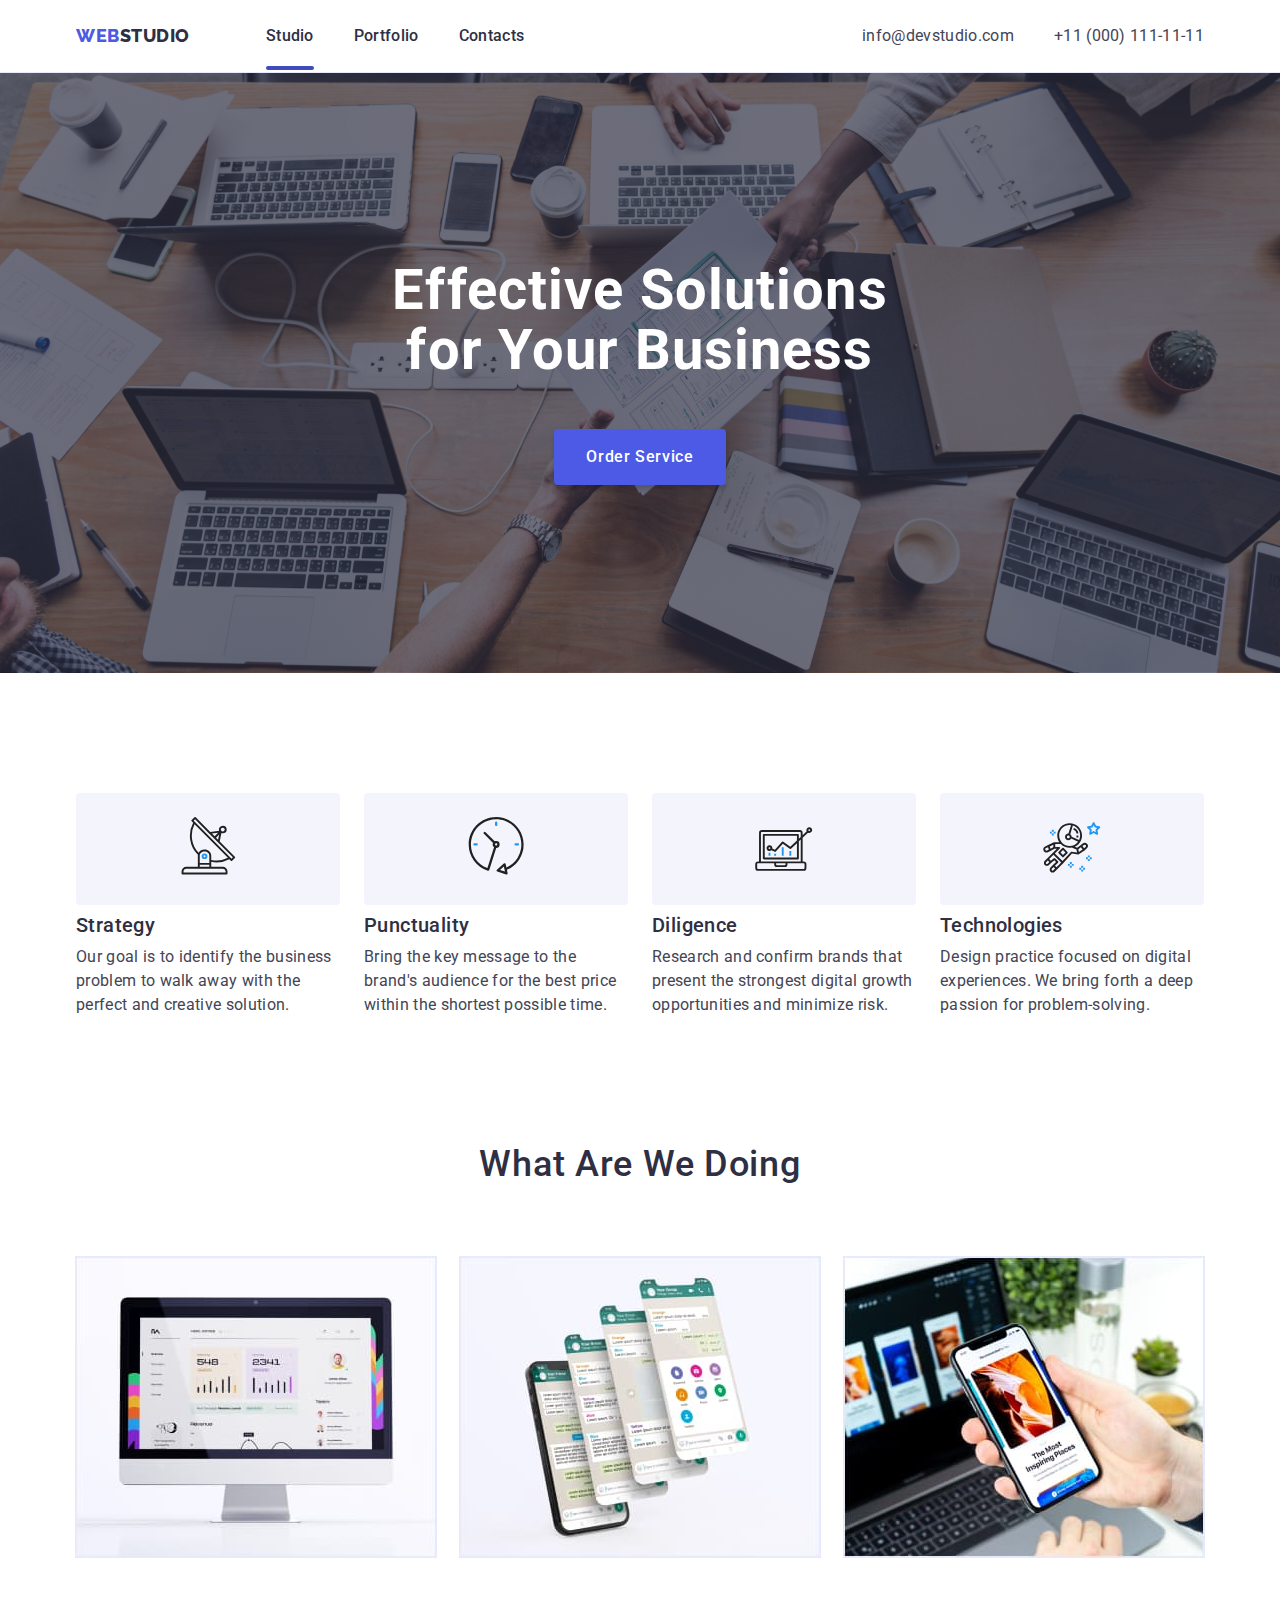
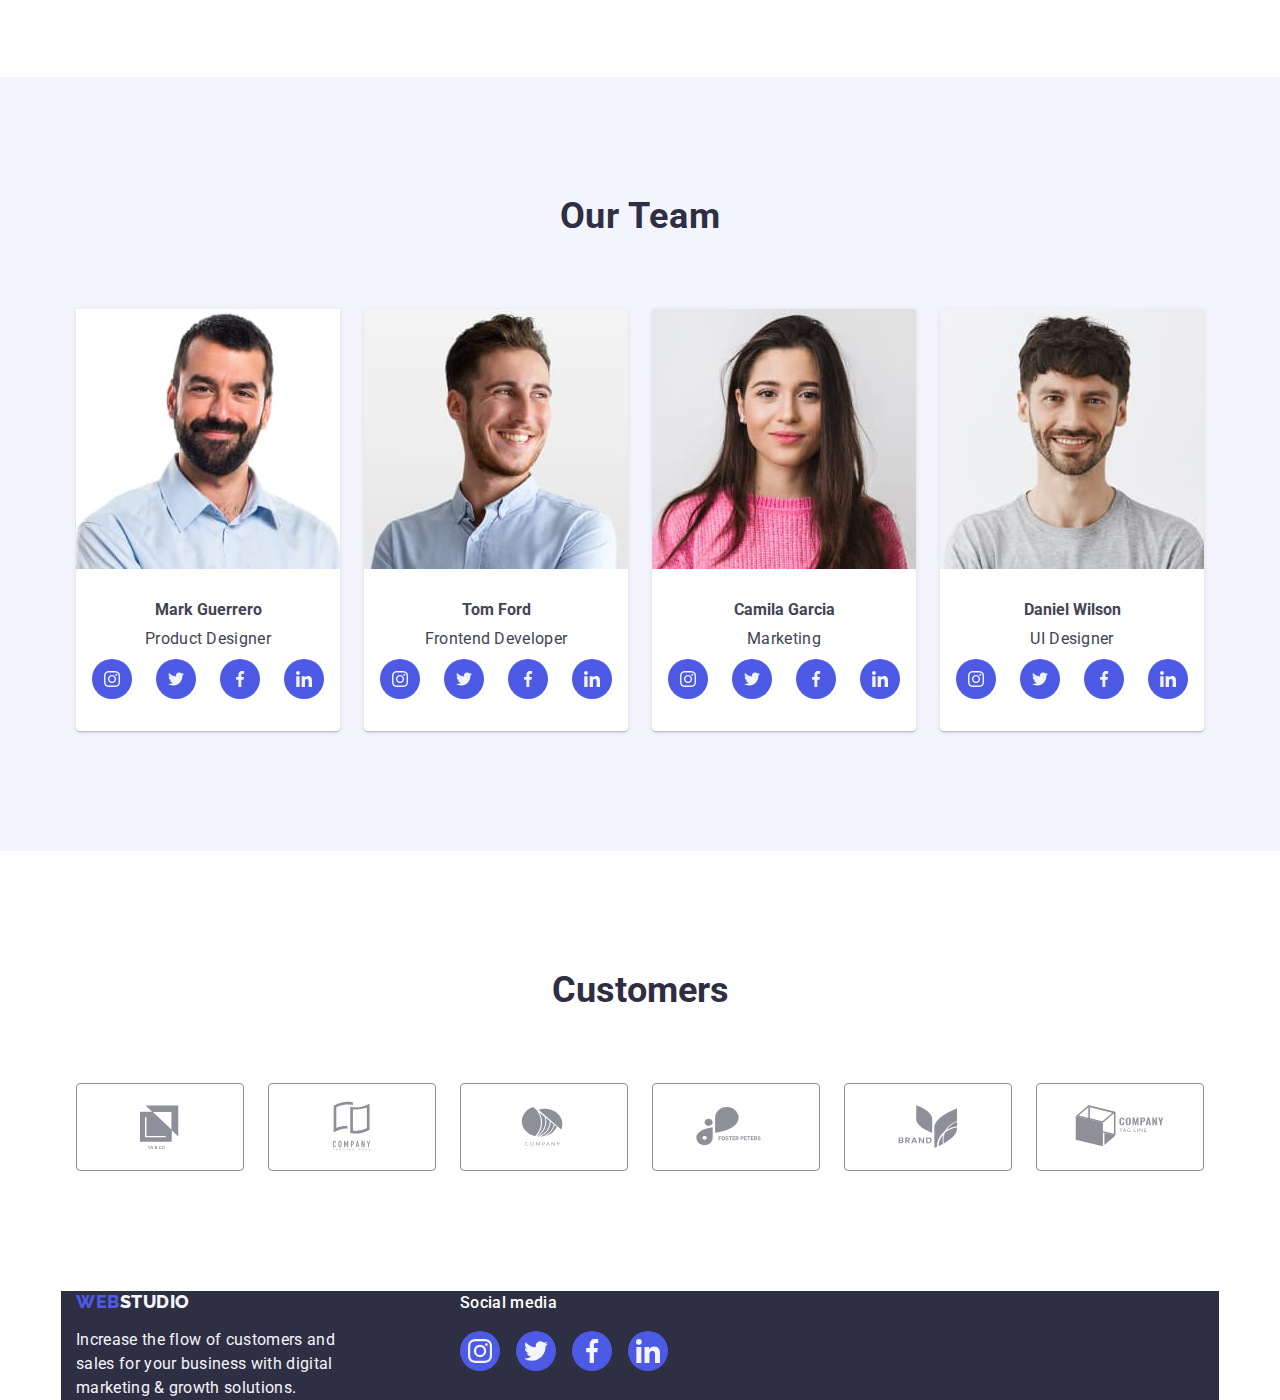
<file: index.html>
<!DOCTYPE html>
<html lang="en">

<head>
  <meta charset="UTF-8" />
  <meta name="viewport" content="width=device-width, initial-scale=1.0" />
  <link rel="stylesheet"
    href="https://cdnjs.cloudflare.com/ajax/libs/modern-normalize/1.1.0/modern-normalize.min.css" />
  <link href="https://fonts.googleapis.com/css2?family=Raleway:wght@700&family=Roboto:wght@400;500;700;900&display=swap"
    rel="stylesheet" />
  <link rel="preconnect" href="https://fonts.googleapis.com" />
  <link rel="preconnect" href="https://fonts.gstatic.com" crossorigin />
  <link rel="stylesheet" type="text/css" href="./css/styles.css" />

  <title>WebStudio</title>
</head>

<body>
  <header class="header">
    <div class="header_container container">
      <nav class="header_nav">
        <a class="header_nav-logo link" href="./index.html">
          Web<span class="text-blue">Studio</span></a>
        <ul class="header_nav_list list">
          <li class="header_nav_list_item">
            <a class="header_nav_list_item-link link current" href="./index.html">Studio</a>
          </li>
          <li class="header_nav_list_item">
            <a class="header_nav_list_item-link link" href="./portfolio.html">Portfolio</a>
          </li>
          <li class="header_nav_list_item">
            <a class="header_nav_list_item-link link" href="">Contacts</a>
          </li>
        </ul>
      </nav>
      <address class="header_address">
        <ul class="header_adress_list list">
          <li class="header_adress_list_item">
            <a class="header_adress_list_item-link link" href="mailto:info@devstudio.com">info@devstudio.com</a>
          </li>
          <li class="header_adress_list_item">
            <a class="header_adress_list_item-link link" href="tel:+110001111111">+11 (000) 111-11-11</a>
          </li>
        </ul>
      </address>
    </div>
  </header>
  <main>
    <section class="hero">
      <div class="container">
        <h1 class="hero-item">Effective Solutions for Your Business</h1>
        <button data-modal-open class="hero-btn" type="button">Order Service</button>
      </div>
    </section>
    <section class="advantage">
      <div class="container">
        <h2 class="visually-hidden"></h2>
        <ul class="advantage_list list">
          <li class="advantage_list_item">
            <div class="advantage_list_item-icon">
              <svg width="64" height="64">
                <use href="./images/icons.svg#icon-antenna"></use>
              </svg>
            </div>
            <h3 class="advantage_list_item-title">Strategy</h3>
            <p class="advantage_list_item-text">
              Our goal is to identify the business problem to walk away with
              the perfect and creative solution.
            </p>
          </li>
          <li class="advantage_list_item">
            <div class="advantage_list_item-icon">
              <svg width="64" height="64">
                <use href="./images/icons.svg#icon-clock"></use>
              </svg>
            </div>
            <h3 class="advantage_list_item-title">Punctuality</h3>
            <p class="advantage_list_item-text">
              Bring the key message to the brand's audience for the best price
              within the shortest possible time.
            </p>
          </li>
          <li class="advantage_list_item">
            <div class="advantage_list_item-icon">
              <svg width="64" height="64">
                <use href="./images/icons.svg#icon-diagram"></use>
              </svg>
            </div>
            <h3 class="advantage_list_item-title">Diligence</h3>
            <p class="advantage_list_item-text">
              Research and confirm brands that present the strongest digital
              growth opportunities and minimize risk.
            </p>
          </li>
          <li class="advantage_list_item">
            <div class="advantage_list_item-icon">
              <svg width="64" height="64">
                <use href="./images/icons.svg#icon-astronaut"></use>
              </svg>
            </div>
            <h3 class="advantage_list_item-title">Technologies</h3>
            <p class="advantage_list_item-text">
              Design practice focused on digital experiences. We bring forth a
              deep passion for problem-solving.
            </p>
          </li>
        </ul>
      </div>
    </section>
    <section class="about">
      <div class="container">
        <h2 class="about-title">What are we doing</h2>
        <ul class="about_list list">
          <li class="about_list_item">
            <img class="about_list_item-img" src="./images/monitor.jpg" alt="monitor" width="360" />
          </li>
          <li class="about_list_item">
            <img class="about_list_item-img" src="./images/bookmarks.jpg" alt="phone bookmarks" width="360" />
          </li>
          <li class="about_list_item">
            <img class="about_list_item-img" src="./images/phone.jpg" alt="phone" width="360" />
          </li>
        </ul>
      </div>
    </section>
    <section class="team">
      <div class="team_container container">
        <h2 class="team-title">Our Team</h2>
        <ul class="team_list list">
          <li class="team_list_item">
            <img class="team_list_item-img" src="./images/mark.jpg" alt="mark" width="264" />
            <div class="team_list_item_card">
              <h3 class="team_list_item_card-name">Mark Guerrero</h3>
              <p class="team_list_item_card-text">Product Designer</p>
              <ul class="team_list_item_card_social">
                <li class="team_list_item_card_social_item">
                  <a href="" class="team_list_item_card_social_item_link">
                    <svg class="team_list_item_card_social_item_link-icon" width="16" height="16">
                      <use href="./images/icons.svg#icon-instagram"></use>
                    </svg>
                  </a>
                </li>
                <li class="team_list_item_card_social_item">
                  <a href="" class="team_list_item_card_social_item_link">
                    <svg class="team_list_item_card_social_item_link-icon" width="16" height="16">
                      <use href="./images/icons.svg#icon-twitter"></use>
                    </svg>
                  </a>
                </li>
                <li class="team_list_item_card_social_item">
                  <a href="" class="team_list_item_card_social_item_link">
                    <svg class="team_list_item_card_social_item_link-icon" width="16" height="16">
                      <use href="./images/icons.svg#icon-facebook"></use>
                    </svg>
                  </a>
                </li>
                <li class="team_list_item_card_social_item">
                  <a href="" class="team_list_item_card_social_item_link">
                    <svg class="team_list_item_card_social_item_link-icon" width="16" height="16">
                      <use href="./images/icons.svg#icon-linkedin"></use>
                    </svg>
                  </a>
                </li>
              </ul>
            </div>
          </li>
          <li class="team_list_item">
            <img class="team_list_item-img" src="./images/tom.jpg" alt="tom" width="264" />
            <div class="team_list_item_card">
              <h3 class="team_list_item_card-name">Tom Ford</h3>
              <p class="team_list_item_card-text">Frontend Developer</p>
              <ul class="team_list_item_card_social">
                <li class="team_list_item_card_social_item">
                  <a href="" class="team_list_item_card_social_item_link">
                    <svg class="team_list_item_card_social_item_link-icon" width="16" height="16">
                      <use href="./images/icons.svg#icon-instagram"></use>
                    </svg>
                  </a>
                </li>
                <li class="team_list_item_card_social_item">
                  <a href="" class="team_list_item_card_social_item_link">
                    <svg class="team_list_item_card_social_item_link-icon" width="16" height="16">
                      <use href="./images/icons.svg#icon-twitter"></use>
                    </svg>
                  </a>
                </li>
                <li class="team_list_item_card_social_item">
                  <a href="" class="team_list_item_card_social_item_link">
                    <svg class="team_list_item_card_social_item_link-icon" width="16" height="16">
                      <use href="./images/icons.svg#icon-facebook"></use>
                    </svg>
                  </a>
                </li>
                <li class="team_list_item_card_social_item">
                  <a href="" class="team_list_item_card_social_item_link">
                    <svg class="team_list_item_card_social_item_link-icon" width="16" height="16">
                      <use href="./images/icons.svg#icon-linkedin"></use>
                    </svg>
                  </a>
                </li>
              </ul>
            </div>
          </li>
          <li class="team_list_item">
            <img class="team_list_item-img" src="./images/camila.jpg" alt="camila" width="264" />
            <div class="team_list_item_card">
              <h3 class="team_list_item_card-name">Camila Garcia</h3>
              <p class="team_list_item_card-text">Marketing</p>
              <ul class="team_list_item_card_social">
                <li class="team_list_item_card_social_item">
                  <a href="" class="team_list_item_card_social_item_link">
                    <svg class="team_list_item_card_social_item_link-icon" width="16" height="16">
                      <use href="./images/icons.svg#icon-instagram"></use>
                    </svg>
                  </a>
                </li>
                <li class="team_list_item_card_social_item">
                  <a href="" class="team_list_item_card_social_item_link">
                    <svg class="team_list_item_card_social_item_link-icon" width="16" height="16">
                      <use href="./images/icons.svg#icon-twitter"></use>
                    </svg>
                  </a>
                </li>
                <li class="team_list_item_card_social_item">
                  <a href="" class="team_list_item_card_social_item_link">
                    <svg class="team_list_item_card_social_item_link-icon" width="16" height="16">
                      <use href="./images/icons.svg#icon-facebook"></use>
                    </svg>
                  </a>
                </li>
                <li class="team_list_item_card_social_item">
                  <a href="" class="team_list_item_card_social_item_link">
                    <svg class="team_list_item_card_social_item_link-icon" width="16" height="16">
                      <use href="./images/icons.svg#icon-linkedin"></use>
                    </svg>
                  </a>
                </li>
              </ul>
            </div>
          </li>
          <li class="team_list_item">
            <img class="team_list_item-img" src="./images/daniel.jpg" alt="daniel" width="264" />
            <div class="team_list_item_card">
              <h3 class="team_list_item_card-name">Daniel Wilson</h3>
              <p class="team_list_item_card-text">UI Designer</p>
              <ul class="team_list_item_card_social">
                <li class="team_list_item_card_social_item">
                  <a href="" class="team_list_item_card_social_item_link">
                    <svg class="team_list_item_card_social_item_link-icon" width="16" height="16">
                      <use href="./images/icons.svg#icon-instagram"></use>
                    </svg>
                  </a>
                </li>
                <li class="team_list_item_card_social_item">
                  <a href="" class="team_list_item_card_social_item_link">
                    <svg class="team_list_item_card_social_item_link-icon" width="16" height="16">
                      <use href="./images/icons.svg#icon-twitter"></use>
                    </svg>
                  </a>
                </li>
                <li class="team_list_item_card_social_item">
                  <a href="" class="team_list_item_card_social_item_link">
                    <svg class="team_list_item_card_social_item_link-icon" width="16" height="16">
                      <use href="./images/icons.svg#icon-facebook"></use>
                    </svg>
                  </a>
                </li>
                <li class="team_list_item_card_social_item">
                  <a href="" class="team_list_item_card_social_item_link">
                    <svg class="team_list_item_card_social_item_link-icon" width="16" height="16">
                      <use href="./images/icons.svg#icon-linkedin"></use>
                    </svg>
                  </a>
                </li>
              </ul>
            </div>
          </li>
        </ul>
      </div>
    </section>
    <section class="customers">
      <div class="customers_wrapper container">
        <h2 class="customers_wrapper_title">Customers</h2>
        <ul class="customers_wrapper_list list">
          <li class="customers_wrapper_list_item">
            <a href="" class="customers_wrapper_list_item_link">
              <svg class="customers_wrapper_list_item_link-icon" width="104" height="56">
                <use href="./images/icons.svg#icon-yaco"></use>
              </svg>
            </a>
          </li>
          <li class="customers_wrapper_list_item">
            <a href="" class="customers_wrapper_list_item_link">
              <svg class="customers_wrapper_list_item_link-icon" width="104" height="56">
                <use href="./images/icons.svg#icon-tagline"></use>
              </svg>
            </a>
          </li>
          <li class="customers_wrapper_list_item">
            <a href="" class="customers_wrapper_list_item_link">
              <svg class="customers_wrapper_list_item_link-icon" width="104" height="56">
                <use href="./images/icons.svg#icon-company"></use>
              </svg>
            </a>
          </li>
          <li class="customers_wrapper_list_item">
            <a href="" class="customers_wrapper_list_item_link">
              <svg class="customers_wrapper_list_item_link-icon" width="104" height="56">
                <use href="./images/icons.svg#icon-foster"></use>
              </svg>
            </a>
          </li>
          <li class="customers_wrapper_list_item">
            <a href="" class="customers_wrapper_list_item_link">
              <svg class="customers_wrapper_list_item_link-icon" width="104" height="56">
                <use href="./images/icons.svg#icon-brand"></use>
              </svg>
            </a>
          </li>
          <li class="customers_wrapper_list_item">
            <a href="" class="customers_wrapper_list_item_link">
              <svg class="customers_wrapper_list_item_link-icon" width="104" height="56">
                <use href="./images/icons.svg#icon-tag"></use>
              </svg>
            </a>
          </li>
        </ul>
      </div>
    </section>
  </main>
  <footer>
    <div class="footer_container container">
      <div class="footer_wrapper">
        <a class="footer_wrapper-logo link" href="./index.html">
          Web<span class="footer-span">Studio</span>
        </a>
        <p class="footer_wrapper-text">
          Increase the flow of customers and sales for your business with
          digital marketing & growth solutions.
        </p>
      </div>
      <div class="footer_wrapper_social">
        <p class="footer_wrapper_social-text">Social media</p>
        <ul class="footer_wrapper_social_list">
          <li class="footer_wrapper_social_list_item">
            <a href="" class="footer_wrapper_social_list_item_link">
              <svg class="footer_wrapper_social_list_item_link-icon" width="24" height="24">
                <use href="./images/icons.svg#icon-instagram"></use>
              </svg>
            </a>
          </li>
          <li class="footer_wrapper_social_list_item">
            <a href="" class="footer_wrapper_social_list_item_link">
              <svg class="footer_wrapper_social_list_item_link-icon" width="24" height="24">
                <use href="./images/icons.svg#icon-twitter"></use>
              </svg>
            </a>
          </li>
          <li class="footer_wrapper_social_list_item">
            <a href="" class="footer_wrapper_social_list_item_link">
              <svg class="footer_wrapper_social_list_item_link-icon" width="24" height="24">
                <use href="./images/icons.svg#icon-facebook"></use>
              </svg>
            </a>
          </li>
          <li class="footer_wrapper_social_list_item">
            <a href="" class="footer_wrapper_social_list_item_link">
              <svg class="footer_wrapper_social_list_item_link-icon" width="24" height="24">
                <use href="./images/icons.svg#icon-linkedin"></use>
              </svg>
            </a>
          </li>
        </ul>
      </div>
    </div>
    </footer>
    <div data-modal class="modal is-hidden">
      <div class="modal_wrapper">
        <button type="button" class="modal_wrapper_btn" data-modal-close>
          <svg class="modal_wrapper_btn-icon" width="8" height="8">
            <use href="./images/icons.svg#icon-close-black"></use>
          </svg>
        </button>
      </div>
    </div>
    <script src="./js/modal.js"></script>
</body>

</html>
</file>
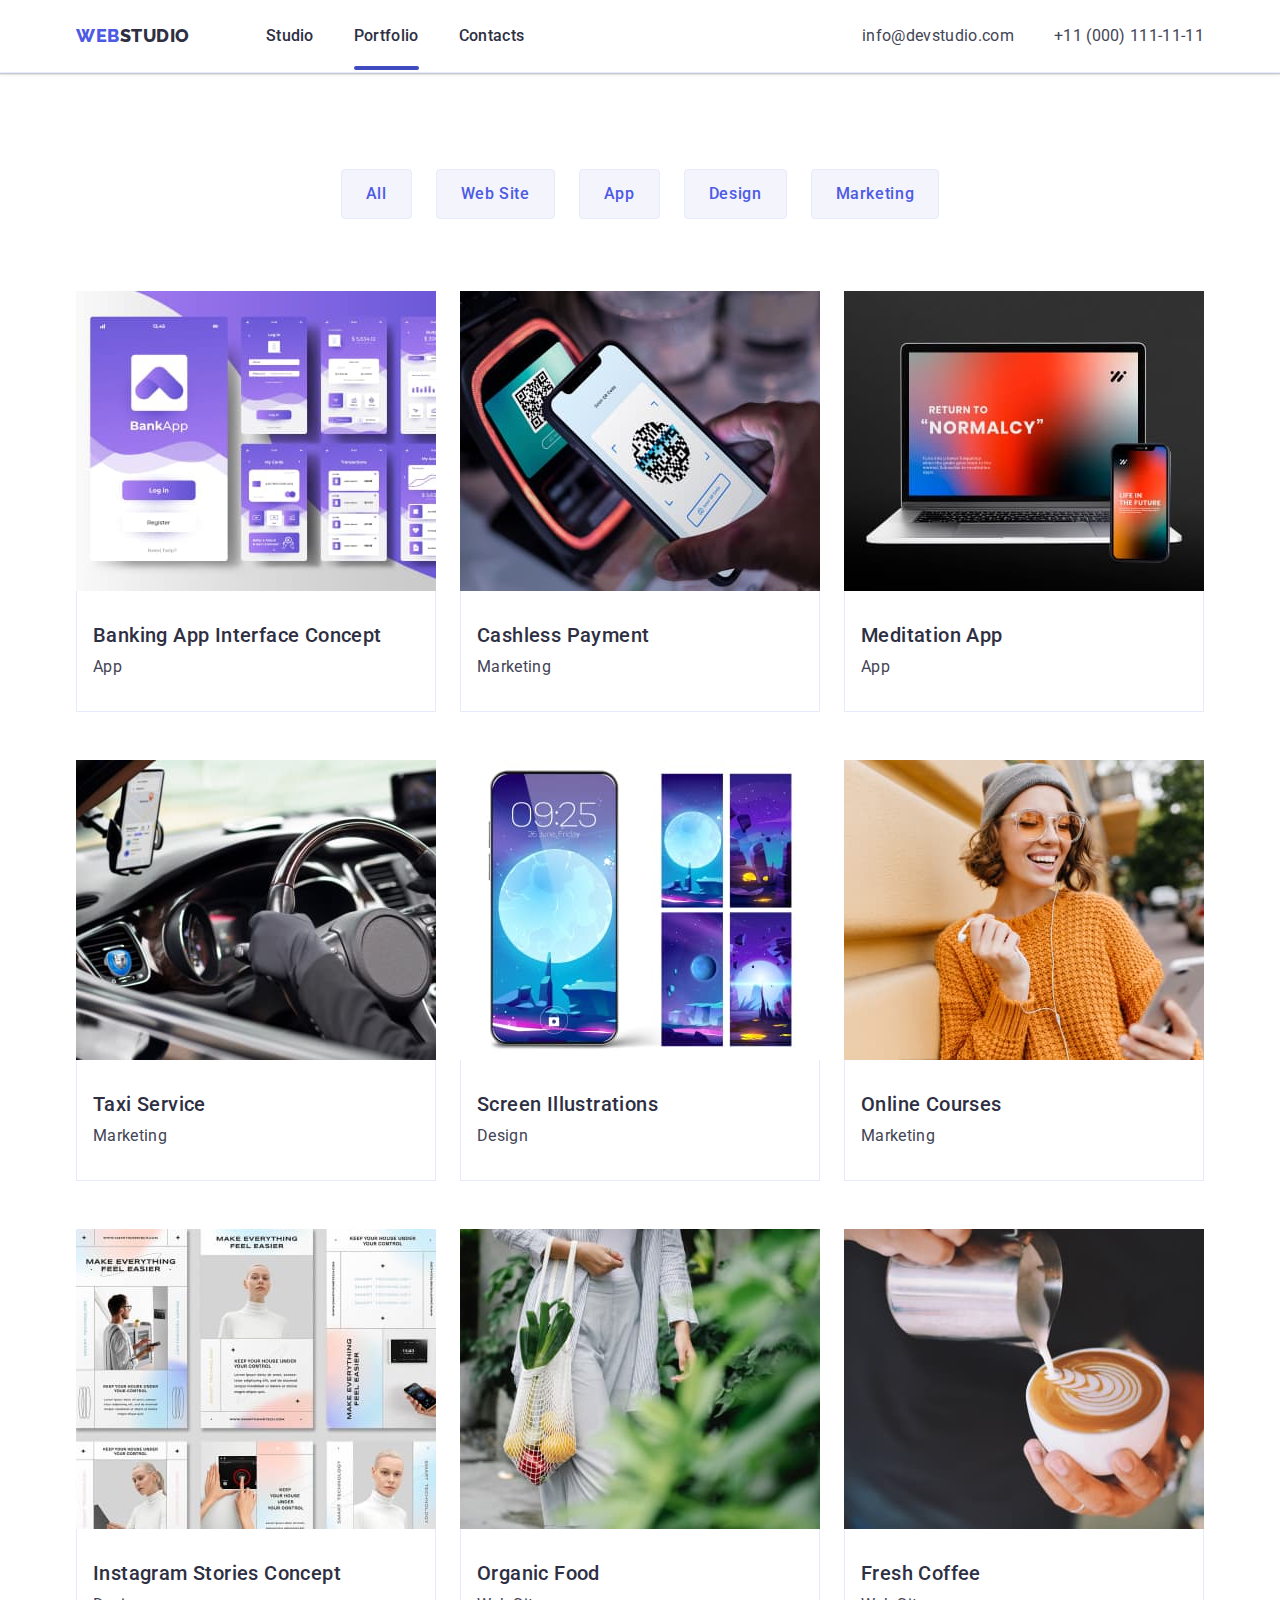
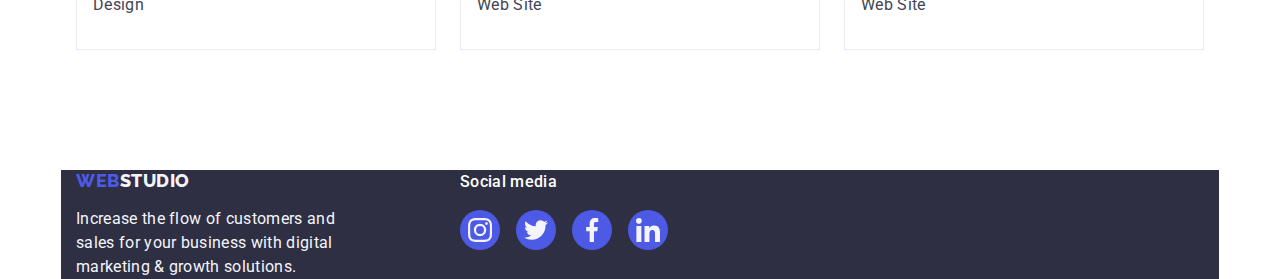
<file: portfolio.html>
<!DOCTYPE html>
<html lang="en">

<head>
  <meta charset="UTF-8" />
  <meta name="viewport" content="width=device-width, initial-scale=1.0" />
  <link rel="stylesheet"
    href="https://cdnjs.cloudflare.com/ajax/libs/modern-normalize/1.1.0/modern-normalize.min.css" />
  <link href="https://fonts.googleapis.com/css2?family=Raleway:wght@700&family=Roboto:wght@400;500;700;900&display=swap"
    rel="stylesheet" />
  <link rel="preconnect" href="https://fonts.googleapis.com" />
  <link rel="preconnect" href="https://fonts.gstatic.com" crossorigin />
  <link rel="stylesheet" type="text/css" href="./css/styles.css" />

  <title>portfolio</title>
</head>

<body>
  <header class="header">
    <div class="container header_container">
      <nav class="header_nav">
        <a class="header_nav-logo link" href="./index.html">
          Web<span class="text-blue">Studio</span></a>
        <ul class="header_nav_list list">
          <li class="header_nav_list_item">
            <a class="header_nav_list_item-link link" href="./index.html">Studio</a>
          </li>
          <li class="header_nav_list_item">
            <a class="header_nav_list_item-link link current" href="./portfolio.html">Portfolio</a>
          </li>
          <li class="header_nav_list_item">
            <a class="header_nav_list_item-link link" href="">Contacts</a>
          </li>
        </ul>
      </nav>
      <address class="header_address">
        <ul class="header_adress_list list">
          <li class="header_adress_list_item">
            <a class="header_adress_list_item-link link" href="mailto:info@devstudio.com">info@devstudio.com</a>
          </li>
          <li class="header_adress_list_item">
            <a class="header_adress_list_item-link link" href="tel:+110001111111">+11 (000) 111-11-11</a>
          </li>
        </ul>
      </address>
    </div>
  </header>
  <main>
    <section class="section_portfolio">
      <div class="container">
        <h1 class="visually-hidden">portfolio</h1>
        <ul class="nav_filter list">
          <li class="nav_filter-item">
            <button class="nav_filter-btn" type="button">All</button>
          </li>
          <li class="nav_filter-item">
            <button class="nav_filter-btn" type="button">Web Site</button>
          </li>
          <li class="nav_filter-item">
            <button class="nav_filter-btn" type="button">App</button>
          </li>
          <li class="nav_filter-item">
            <button class="nav_filter-btn" type="button">Design</button>
          </li>
          <li class="nav_filter-item">
            <button class="nav_filter-btn" type="button">Marketing</button>
          </li>
        </ul>

        <ul class="portfolio_list list">
          <li class="portfolio_list_item">
            <a class="portfolio_list_item_link link" href="#">
              <div class="portfolio_list_item_link_card">
              <img src="./images/banking_app.jpg" alt="Banking App Interface Concept" class="portfolio_list_item-image"
                width="360" />
                <p class="portfolio_list_item_link_card-text">14 Stylish and User-Friendly App Design Concepts · Task Manager App · Calorie Tracker App · Exotic Fruit Ecommerce App · Cloud Storage App</p>
              </div>
              <div class="container_portfolio">
                <h2 class="portfolio_list_item-title">
                  Banking App Interface Concept
                </h2>
                <p class="portfolio_list_item-subtitle">App</p>
              </div>
            </a>
          </li>
          <li class="portfolio_list_item">
            <a class="portfolio_list_item_link link" href="#">
              <div class="portfolio_list_item_link_card">
              <img src="./images/marketing.jpg" alt="Cashless Payment" class="portfolio_list_item-image" width="360" />
              <p class="portfolio_list_item_link_card-text">14 Stylish and User-Friendly App Design Concepts · Task Manager App · Calorie Tracker App · Exotic Fruit Ecommerce App · Cloud Storage App</p>  
            </div>
              <div class="container_portfolio">
                <h2 class="portfolio_list_item-title">Cashless Payment</h2>
                <p class="portfolio_list_item-subtitle">Marketing</p>
              </div>
            </a>
          </li>
          <li class="portfolio_list_item">
            <a class="portfolio_list_item_link link" href="#">
              <div class="portfolio_list_item_link_card">
              <img src="./images/meditation_app.jpg" alt="Meditation App" class="portfolio_list_item-image"
                width="360" />
                <p class="portfolio_list_item_link_card-text">14 Stylish and User-Friendly App Design Concepts · Task Manager App · Calorie Tracker App · Exotic Fruit Ecommerce App · Cloud Storage App</p>
              </div>
              <div class="container_portfolio">
                <h2 class="portfolio_list_item-title">Meditation App</h2>
                <p class="portfolio_list_item-subtitle">App</p>
              </div>
            </a>
          </li>
          <li class="portfolio_list_item">
            <a class="portfolio_list_item_link link" href="#">
              <div class="portfolio_list_item_link_card">
              <img src="./images/taxi.jpg" alt="Taxi Service" class="portfolio_list_item-image" width="360" />
              <p class="portfolio_list_item_link_card-text">14 Stylish and User-Friendly App Design Concepts · Task Manager App · Calorie Tracker App · Exotic Fruit Ecommerce App · Cloud Storage App</p>  
            </div>
              <div class="container_portfolio">
                <h2 class="portfolio_list_item-title">Taxi Service</h2>
                <p class="portfolio_list_item-subtitle">Marketing</p>
              </div>
            </a>
          </li>
          <li class="portfolio_list_item">
            <a class="portfolio_list_item_link link" href="#">
              <div class="portfolio_list_item_link_card">
              <img src="./images/screen.jpg" alt="Screen Illustrations" class="portfolio_list_item-image" width="360" />
              <p class="portfolio_list_item_link_card-text">14 Stylish and User-Friendly App Design Concepts · Task Manager App · Calorie Tracker App · Exotic Fruit Ecommerce App · Cloud Storage App</p>  
            </div>
              <div class="container_portfolio">
                <h2 class="portfolio_list_item-title">Screen Illustrations</h2>
                <p class="portfolio_list_item-subtitle">Design</p>
              </div>
            </a>
          </li>
          <li class="portfolio_list_item">
            <a class="portfolio_list_item_link link" href="#">
              <div class="portfolio_list_item_link_card">
              <img src="./images/online_courses.jpg" alt="Online Courses" class="portfolio_list_item-image"
                width="360" />
                <p class="portfolio_list_item_link_card-text">14 Stylish and User-Friendly App Design Concepts · Task Manager App · Calorie Tracker App · Exotic Fruit Ecommerce App · Cloud Storage App</p>
              </div>
              <div class="container_portfolio">
                <h2 class="portfolio_list_item-title">Online Courses</h2>
                <p class="portfolio_list_item-subtitle">Marketing</p>
              </div>
            </a>
          </li>
          <li class="portfolio_list_item">
            <a class="portfolio_list_item_link link" href="#">
              <div class="portfolio_list_item_link_card">
              <img src="./images/instagram.jpg" alt="Instagram Stories Concept" class="portfolio_list_item-image"
                width="360" />
                <p class="portfolio_list_item_link_card-text">14 Stylish and User-Friendly App Design Concepts · Task Manager App · Calorie Tracker App · Exotic Fruit Ecommerce App · Cloud Storage App</p>

              </div>
              <div class="container_portfolio">
                <h2 class="portfolio_list_item-title">
                  Instagram Stories Concept
                </h2>
                <p class="portfolio_list_item-subtitle">Design</p>
              </div>
            </a>
          </li>
          <li class="portfolio_list_item">
            <a class="portfolio_list_item_link link" href="#">
              <div class="portfolio_list_item_link_card">
              <img src="./images/food.jpg" alt="Organic Food" class="portfolio_list_item-image" width="360" />
              <p class="portfolio_list_item_link_card-text">14 Stylish and User-Friendly App Design Concepts · Task Manager App · Calorie Tracker App · Exotic Fruit Ecommerce App · Cloud Storage App</p>
            </div>
              <div class="container_portfolio">
                <h2 class="portfolio_list_item-title">Organic Food</h2>
                <p class="portfolio_list_item-subtitle">Web Site</p>
              </div>
            </a>
          </li>
          <li class="portfolio_list_item">
            <a class="portfolio_list_item_link link" href="#">
              <div class="portfolio_list_item_link_card">
              <img src="./images/coffee.jpg" alt="Fresh Coffee" class="portfolio_list_item-image" width="360" />
              <p class="portfolio_list_item_link_card-text">14 Stylish and User-Friendly App Design Concepts · Task Manager App · Calorie Tracker App · Exotic Fruit Ecommerce App · Cloud Storage App</p> 
            </div>
              <div class="container_portfolio">
                <h2 class="portfolio_list_item-title">Fresh Coffee</h2>
                <p class="portfolio_list_item-subtitle">Web Site</p>
              </div>
            </a>
          </li>
        </ul>
      </div>
    </section>
  </main>
<footer>
    <div class="footer_container container">
      <div class="footer_wrapper">
        <a class="footer_wrapper-logo link" href="./index.html">
          Web<span class="footer-span">Studio</span>
        </a>
        <p class="footer_wrapper-text">
          Increase the flow of customers and sales for your business with
          digital marketing & growth solutions.
        </p>
      </div>
      <div class="footer_wrapper_social">
        <p class="footer_wrapper_social-text">Social media</p>
        <ul class="footer_wrapper_social_list">
          <li class="footer_wrapper_social_list_item">
            <a href="" class="footer_wrapper_social_list_item_link">
              <svg class="footer_wrapper_social_list_item_link-icon" width="24" height="24">
                <use href="./images/icons.svg#icon-instagram"></use>
              </svg>
            </a>
          </li>
          <li class="footer_wrapper_social_list_item">
            <a href="" class="footer_wrapper_social_list_item_link">
              <svg class="footer_wrapper_social_list_item_link-icon" width="24" height="24">
                <use href="./images/icons.svg#icon-twitter"></use>
              </svg>
            </a>
          </li>
          <li class="footer_wrapper_social_list_item">
            <a href="" class="footer_wrapper_social_list_item_link">
              <svg class="footer_wrapper_social_list_item_link-icon" width="24" height="24">
                <use href="./images/icons.svg#icon-facebook"></use>
              </svg>
            </a>
          </li>
          <li class="footer_wrapper_social_list_item">
            <a href="" class="footer_wrapper_social_list_item_link">
              <svg class="footer_wrapper_social_list_item_link-icon" width="24" height="24">
                <use href="./images/icons.svg#icon-linkedin"></use>
              </svg>
            </a>
          </li>
        </ul>
      </div>
    </div>
    </footer>
  <script src="./js/modal.js"></script>
</body>

</html>
</file>
<file: css/styles.css>
:root {
  --iris: #4d5ae5;
  --ocean: #404bbf;
  --cloud: #f4f4fd;
  --cornflower: #e7e9fc;
  --white: #FFFFFF;
  --navyblue: #2e2f42;
  --slate: #434455;
  --gray: #8e8f99;
}

body {
  font-family: "Roboto", sans-serif;
  color: #434455;
  background-color: #ffffff;
}

h1,
h2,
h3,
h4,
h5,
h6 {
  margin: 0;
  padding: 0;
  border: 0;
  outline: 0;
  font-size: 100%;
  vertical-align: baseline;
  background: transparent;
}

p {
  margin: 0;
}

a{
  list-style: none;
}

ul {
  list-style: none;
}

li {
  margin: 0;
  padding: 0;
}

img {
  display: block;
}

.container {
  width: 1158px;
  padding: 0 15px;
  margin: 0 auto;
}
/*header*/
.header {
  border-bottom: 1px solid var(--cornflower);
  box-shadow: 0px 2px 1px rgba(46, 47, 66, 0.08), 0px 1px 1px rgba(46, 47, 66, 0.16), 0px 1px 6px rgba(46, 47, 66, 0.08); 
}

.header_container{
  display: flex;
  padding: 0 15px;
  margin: 0 auto;
}

.header_nav {
  margin-right: 76px;
}
.header_nav-logo {
  margin-right: 76px;
  text-decoration: none;
  color: var(--iris);
  font-family: "Raleway", sans-serif;
  font-size: 18px;
  font-style: normal;
  font-weight: 800;
  line-height: 1.17; /* 116.667% */
  letter-spacing: 0.54px;
  text-transform: uppercase;
}
.link {
  text-decoration: none;
}

.list {
  margin: 0;
  padding: 0;
  list-style: none;
}
.text-blue {
  color: var(--navyblue);
}


.current{
 color: var(--ocean);
}

.header_nav {
  display: flex;
 
  align-items: center;
}

.header_nav_list {
  display: flex;
  
  gap: 40px;
}

.header_nav_list_item {
  gap: 40px;

}
.header_nav_list_item-link {
  position: relative; 
  padding: 24px 0;
  text-decoration: none;
  color: var(--navyblue);
  font-family: Roboto;
  font-size: 16px;
  font-style: normal;
  font-weight: 500;
  line-height: 1.5;
  letter-spacing: 0.32px;
  transition: color 250ms cubic-bezier(0.4, 0, 0.2, 1);
}

.header_nav_list_item-link::after{
  content:'';
  position: absolute;
  left: 0;
  bottom: -1px;
  height: 4px;
  background-color: var(--ocean);
  border-radius: 2px;

}

.header_nav_list_item-link.current::after{
  position: absolute;
  content: '';
  left: 0;
  bottom: -1px;
  height: 4px;
  width: 100%;
  margin: 0;
  padding: 0;
  border-radius: 2px;
  color: var(--ocean);
  background-color: var(--ocean);
}
.header_nav_list_item-link:hover {
  color: var(--ocean);
}

.header_nav_list_item-link:focus {
  color: var(--ocean);
}

.header_address {
  margin-left: auto;
  font-style: normal;
}

.header_adress_list {
  display: flex;
  gap: 40px;
  padding: 24px 0;
}


.header_adress_list_item-link {
  padding: 24px 0;
  text-decoration: none;
  color: var(--slate);
  font-family: Roboto;
  font-size: 16px;
  font-style: normal;
  font-weight: 400;
  line-height: 24px;
  letter-spacing: 0.32px;
  transition: color 250ms cubic-bezier(0.4, 0, 0.2, 1);
}

.header_adress_list_item-link:focus {
  color: var(--ocean);
}

.header_adress_list_item-link:hover {
  color: var(--ocean);
}

/*web-studio*/
.hero {
  max-width: 1440px;
  margin: 0 auto;
  padding: 188px 0;
  background: var(--navyblue);
  background-image: linear-gradient(rgba(46, 47, 66, 0.7), rgba(46, 47, 66, 0.7)), url(../images/img-name.jpg);
  background-repeat: no-repeat; 
  background-position: center;
  background-size: cover; 
}

.hero-item {
  max-width: 496px;
  margin-left: auto;
  margin-right: auto;
  color: var(--white);
  text-align: center;
  /* Header 1 */
  font-family: Roboto;
  font-size: 56px;
  font-style: normal;
  font-weight: 700;
  letter-spacing: 1.12px;
  line-height: 1.07;
}

.hero-btn {
  transition: background-color 250ms cubic-bezier(0.4, 0, 0.2, 1);
  min-width: 169px;
  height: 56px;
  border: none;
  cursor: pointer;
  display: block;
  margin: 48px auto 0 auto;
  padding: 16px 32px;
  color: #fff;
  font-family: "Roboto", sans-serif;
  font-size: 16px;
  font-style: normal;
  font-weight: 500;
  line-height: 24px; /* 150% */
  letter-spacing: 0.64px;
  border-radius: 4px;
  background: var(--iris);
  box-shadow: 0px 4px 4px 0px rgba(0, 0, 0, 0.15);
}

.hero-btn:hover {
  color: var(--cloud);
  border-radius: 4px;
  background: var(--ocean);
  box-shadow: 0px 2px 2px 0px rgba(0, 0, 0, 0.12),
    0px 2px 1px 0px rgba(0, 0, 0, 0.08), 0px 3px 1px 0px rgba(0, 0, 0, 0.1);
}
.hero-btn:focus {
  border-radius: 4px;
  background-color: var(--ocean);
  box-shadow: 0px 4px 4px 0px rgba(0, 0, 0, 0.15);
}

.visually-hidden {
  position: absolute;
  width: 1px;
  height: 1px;
  margin: -1px;
  border: 0;
  padding: 0;
  white-space: nowrap;
  clip-path: inset(100%);
  clip: rect(0 0 0 0);
  overflow: hidden;
}


.advantage {
  padding: 120px 0;
}

.advantage_list {
  display: flex;
  gap: 24px;
  width: 100%;
}

.advantage_list_item {
  flex-basis: calc((100% - 3 * 24px) / 4);
}

.advantage_list_item-icon{
  display: flex;
  align-items: center;
  justify-content: center;
  height: 112px;
  background-color: #f4f4fd;
  border-radius: 4px;
  margin-bottom: 8px;

}
.advantage_list_item-title {
  margin-bottom: 8px;
  color: var(--navyblue);
  font-size: 20px;
  font-style: normal;
  font-weight: 500;
  line-height: 1.2;
  letter-spacing: 0.02em;
}

.advantage_list_item-text {
  margin-bottom: 8px;
  color: var(--slate);
  font-family: Roboto;
  font-size: 16px;
  font-style: normal;
  font-weight: 400;
  line-height: 1.5; /* 150% */
  letter-spacing: 0.02em;
}

.about {
  padding-bottom: 120px;
}

.about-title {
  margin-bottom: 72px;
  color: var(--navyblue);
  text-align: center;
  font-size: 36px;
  font-style: normal;
  font-weight: 500;
  line-height: 1.11;
  letter-spacing: 0.02em;
  text-transform: capitalize;
}

.about_list {
  width: 100%;
  display: flex;
  gap: 24px;
  flex-wrap: wrap;
}

.about_list_item {
  width: calc((100% - 48px) / 3);
  outline: 1px solid var(--cornflower);
  background: lightgray 50%;
}

.team {
  padding: 120px 0;
  background-color: var(--cloud);
}

.team-title {
  margin-bottom: 72px;
  color: var(--navyblue);
  text-align: center;
  font-size: 36px;
  font-style: normal;
  font-weight: 700;
  line-height: 1.11;
  letter-spacing: 0.72px;
  text-transform: capitalize;
}

.team_list {
  display: flex;
  gap: 24px;
}

.team_list_item-name {
  padding-top: 32px;
  text-align: center;
  color: var(--navyblue);
  font-size: 20px;
  font-style: normal;
  font-weight: 500;
  line-height: 24px; /* 120% */
  letter-spacing: 0.4px;
}

.team_list_item {
  flex-basis: calc(100% - 3 * 24px)/4;
  box-shadow: 0px 1px 6px rgba(46, 47, 66, 0.08), 0px 1px 1px rgba(46, 47, 66, 0.16), 0px 2px 1px rgba(46, 47, 66, 0.08); 
  border-radius: 0px 0px 4px 4px;
  background-color: #ffffff;
}

.team_list_item_card {
  padding: 32px 0;
}

.team_list_item_card-name{
text-align: center;
margin-bottom: 8px;
}

.team_list_item_card_social {
  display: flex;
  justify-content: center;
  gap: 24px;
  padding-left: 0;
}

.team_list_item_card_social_item{
  width: 40px;
  height: 40px;
 
}

.team_list_item_card_social_item_link {
 width: 100%;
 height: 100%;
 background-color: #4d5ae5;
 border-radius: 50%;
 display: flex;
 align-items: center;
 justify-content: center;
 transition: background-color 250ms cubic-bezier(0.4, 0, 0.2, 1);
}

.team_list_item_card_social_item_link:hover {
  background-color: #404bbf;
}

.team_list_item_card_social_item_link:focus {
  background-color: #404bbf;
}

.team_list_item_card_social_item_link-icon{
  fill: #f4f4fd;
}

.team_list_item_card-text {
  margin-bottom: 8px;
  text-align: center;
  color: var(--slate, #434455);
  text-align: center;
  font-size: 16px;
  font-style: normal;
  font-weight: 400;
  line-height: 24px; /* 150% */
  letter-spacing: 0.32px;
}

.customers{
  padding-top: 120px;
  padding-bottom: 120px;
}

.customers_wrapper_title{
  font-size: 36px;
  line-height: 1.11;
  color:var(--navyblue);
  margin-bottom: 72px;
  text-align: center;
}
.customers_wrapper_list{
  display: flex;
  gap:24px;

}

.customers_wrapper_list_item {
  width: calc((100% - 120px) / 6);
  height: 88px;

}

.customers_wrapper_list_item_link {
  width: 100%;
  height: 100%;
  border: 1px solid var(--gray);
  border-radius: 4px;
  display: flex;
  align-items: center;
  justify-content: center;
  color: var(--gray);
  transition:  border-color 250ms cubic-bezier(0.4, 0, 0.2, 1), color 250ms cubic-bezier(0.4, 0, 0.2, 1);
}

.customers_wrapper_list_item_link:hover{
  border-color: var(--ocean);
  color: var(--ocean);
}

.customers_wrapper_list_item_link:focus{
  border-color: var(--ocean);
  color: var(--ocean);
}

.customers_wrapper_list_item_link-icon{
  fill: currentColor;
}
/*Portfolio*filter*/
.nav {
  display: inline-block;
  align-items: flex-start;
  gap: 24px;
}

.nav_filter {
  margin-bottom: 72px;
  display: flex;
  justify-content: center;
  gap: 24px;
}
.nav_filter-btn {
  cursor: pointer;
  padding: 12px 24px;
  height: auto;
  border-radius: 4px;
  border: 1px solid var(--cornflower);
  background-color: var(--cloud);
  color: var(--iris);
  font-family: "Roboto", sans-serif;
  text-align: center;
  font-size: 16px;
  font-style: normal;
  font-weight: 500;
  line-height: 1.5;
  letter-spacing: 0.04em;
  transition: color 250ms cubic-bezier(0.4, 0, 0.2, 1), background-color 250ms cubic-bezier(0.4, 0, 0.2, 1), border-color 250ms cubic-bezier(0.4, 0, 0.2, 1), box-shadow 250ms cubic-bezier(0.4, 0, 0.2, 1); 
}

.nav_filter-btn:hover {
  color: #ffffff;
  border-radius: 4px;
  background: var(--ocean);
  box-shadow: 0px 3px 1px rgba(0, 0, 0, 0.1), 0px 2px 1px rgba(0, 0, 0, 0.08), 0px 2px 2px rgba(0, 0, 0, 0.12); 
}
.nav_filter-btn:focus {
  color: #ffffff;
  border-radius: 4px;
  background: var(--ocean);
  box-shadow: 0px 3px 1px rgba(0, 0, 0, 0.1), 0px 2px 1px rgba(0, 0, 0, 0.08), 0px 2px 2px rgba(0, 0, 0, 0.12); 
  border: 1px solid transparent;
}

/*portfolio*/
.section_portfolio {
  padding: 96px 0 120px 0;
}

.portfolio {
  width: 1128px;
  margin: 72px auto 0 auto;
}

.portfolio_list {
  width: 100%;
  display: flex;
  gap: 48px 24px;
  flex-wrap: wrap;
}

.portfolio_list_item {
  transition: box-shadow 250ms cubic-bezier(0.4, 0, 0.2, 1);
  width: calc((100% - 48px) / 3);
  
}




.portfolio_list_item_link{
  display: block;
  transition: box-shadow 250ms cubic-bezier(0.4, 0, 0.2, 1);
  
}

.portfolio_list_item_link:hover .portfolio_list_item_link_card-text{
  box-shadow:0px 1px 6px rgba(46, 47, 66, 0.08), 0px 1px 1px rgba(46, 47, 66, 0.16), 0px 2px 1px rgba(46, 47, 66, 0.08);
  transform: translateY(0%);
}

.portfolio_list_item_link:focus .portfolio_list_item_link_card-text{
  box-shadow:0px 1px 6px rgba(46, 47, 66, 0.08), 0px 1px 1px rgba(46, 47, 66, 0.16), 0px 2px 1px rgba(46, 47, 66, 0.08);
  transform: translateY(0%);
}
.portfolio_list_item_link:hover{
  box-shadow:0px 1px 6px rgba(46, 47, 66, 0.08), 0px 1px 1px rgba(46, 47, 66, 0.16), 0px 2px 1px rgba(46, 47, 66, 0.08);
}

.portfolio_list_item_link:focus{
  box-shadow:0px 1px 6px rgba(46, 47, 66, 0.08), 0px 1px 1px rgba(46, 47, 66, 0.16), 0px 2px 1px rgba(46, 47, 66, 0.08);
}
.portfolio_list_item_link_card {
  position: relative;
  overflow: hidden;
}

.container_portfolio{
  padding: 32px 16px;
  border: 1px solid #e7e9fc;
  border-top: none;
}

.portfolio_list_item-title {
  margin-bottom: 8px ;
  color: var(--navyblue);
  font-family: Roboto;
  font-size: 20px;
  font-style: normal;
  font-weight: 500;
  line-height: 24px;
  letter-spacing: 0.4px;
}

.portfolio_list_item-subtitle {
  color: var(--slate);
  font-family: Roboto;
  font-size: 16px;
  font-style: normal;
  font-weight: 400;
  line-height: 24px;
  letter-spacing: 0.32px;
}

.portfolio_list_item_link_card-text{
  position: absolute;
  top: 0;
  font-size: 16px;
  line-height: 1.5;
  letter-spacing: 0.02em;
  color: var(--cloud);
  padding: 40px 32px;
  background-color: var(--iris);
  height: 100%;
  width: 100%;
 transform: translateY(100%);
 transition: transform 250ms cubic-bezier(0.4, 0, 0.2, 1); 
}


.footer_container{
  display: flex;
  align-items: baseline;
  background-color: var(--navyblue);
}
.footer_wrapper {
  margin-right: 120px;
  width: 264px;
}
.footer_wrapper_social{
  margin-right: 120px;
}

.footer_wrapper_social-text{
  font-weight: 500;
  font-size: 16px;
  line-height: 1.5;
  letter-spacing: 0.02em;
  color: var(--white);
  margin-bottom: 16px; 

}
.footer_wrapper-logo {
  display: inline-block;
  margin-bottom: 16px;
  text-decoration: none;
  color: var(--iris);
  font-family: "Raleway", sans-serif;
  font-size: 18px;
  font-style: normal;
  font-weight: 800;
  line-height: 1.17; /* 116.667% */
  letter-spacing: 0.54px;
  text-transform: uppercase;
}

.footer-span {
  color: var(--cloud);
}

.footer_wrapper-text {
  max-width: 264px;
  color: var(--cloud);
  font-family: Roboto;
  font-size: 16px;
  font-style: normal;
  font-weight: 400;
  line-height: 1.5; /* 150% */
  letter-spacing: 0.02em;
}

.footer_wrapper_social_list{
  display: flex;
  gap: 16px;
  margin: 0;
  padding-left: 0;
}

.footer_wrapper_social_list_item{
  width: 40px;
  height: 40px;
  
}

.footer_wrapper_social_list_item_link {
  width: 100%;
  height: 100%;
  background-color: var(--iris);
  border-radius: 50%;
  display: flex;
  align-items: center;
  justify-content: center;
  transition: background-color 250ms cubic-bezier(0.4, 0, 0.2, 1);
}

.footer_wrapper_social_list_item_link:hover {
  background-color: #31d0aa;
}
.footer_wrapper_social_list_item_link:focus{
  background-color: #31d0aa;
}
.footer_wrapper_social_list_item_link-icon{
  fill: var(--cloud);
}
.modal {
  position: fixed;
  top: 0;
  left: 0;
  width: 100%;
  height: 100%;
  background-color: rgba(46, 47, 66, 0.4); 
  transition: opacity 250ms cubic-bezier(0.4, 0, 0.2, 1), visibility 250ms cubic-bezier(0.4, 0, 0.2, 1);
 
}

.is-hidden{
  opacity: 0;
  visibility: hidden;
  pointer-events: none;
}

.modal_wrapper{
  position: absolute;
  top: 50%;
  left: 50%;
  transform: translate(-50%, -50%) scale(1);
  width: 408px;
  min-height: 584px;
  background: #fcfcfc;
  box-shadow: 0px 1px 1px rgba(0, 0, 0, 0.14), 0px 1px 3px rgba(0, 0, 0, 0.12), 0px 2px 1px rgba(0, 0, 0, 0.2); 
  border-radius: 4px; 
  transition: transform 250ms cubic-bezier(0.4, 0, 0.2, 1);

}

.modal_wrapper_btn {
  position: absolute;
  top: 24px;
  right: 24px;
  width: 24px;
  height: 24px;
  border-radius: 50%;
  display: flex;
  align-items: center;
  justify-content: center;
  background-color: #e7e9fc;
  border: 1px solid rgba(0, 0, 0, 0.1);
  padding: 0;
  cursor: pointer;
  transition: background-color 250ms cubic-bezier(0.4, 0, 0.2, 1), border 250ms cubic-bezier(0.4, 0, 0.2, 1);

}

.modal_wrapper_btn:hover{
  background-color: #404bbf;
  border: none; 
  fill: #ffffff
}

.modal_wrapper_btn:focus{
  background-color: #404bbf;
  border: none; 
  fill: #ffffff
}

.modal_wrapper_btn-icon{
  transition: fill 250ms cubic-bezier(0.4, 0, 0.2, 1);
}

.modal_wrapper_btn-icon:hover{
  fill: #ffffff
}

.modal_wrapper_btn-icon:focus{
  fill: #ffffff
}
</file>
